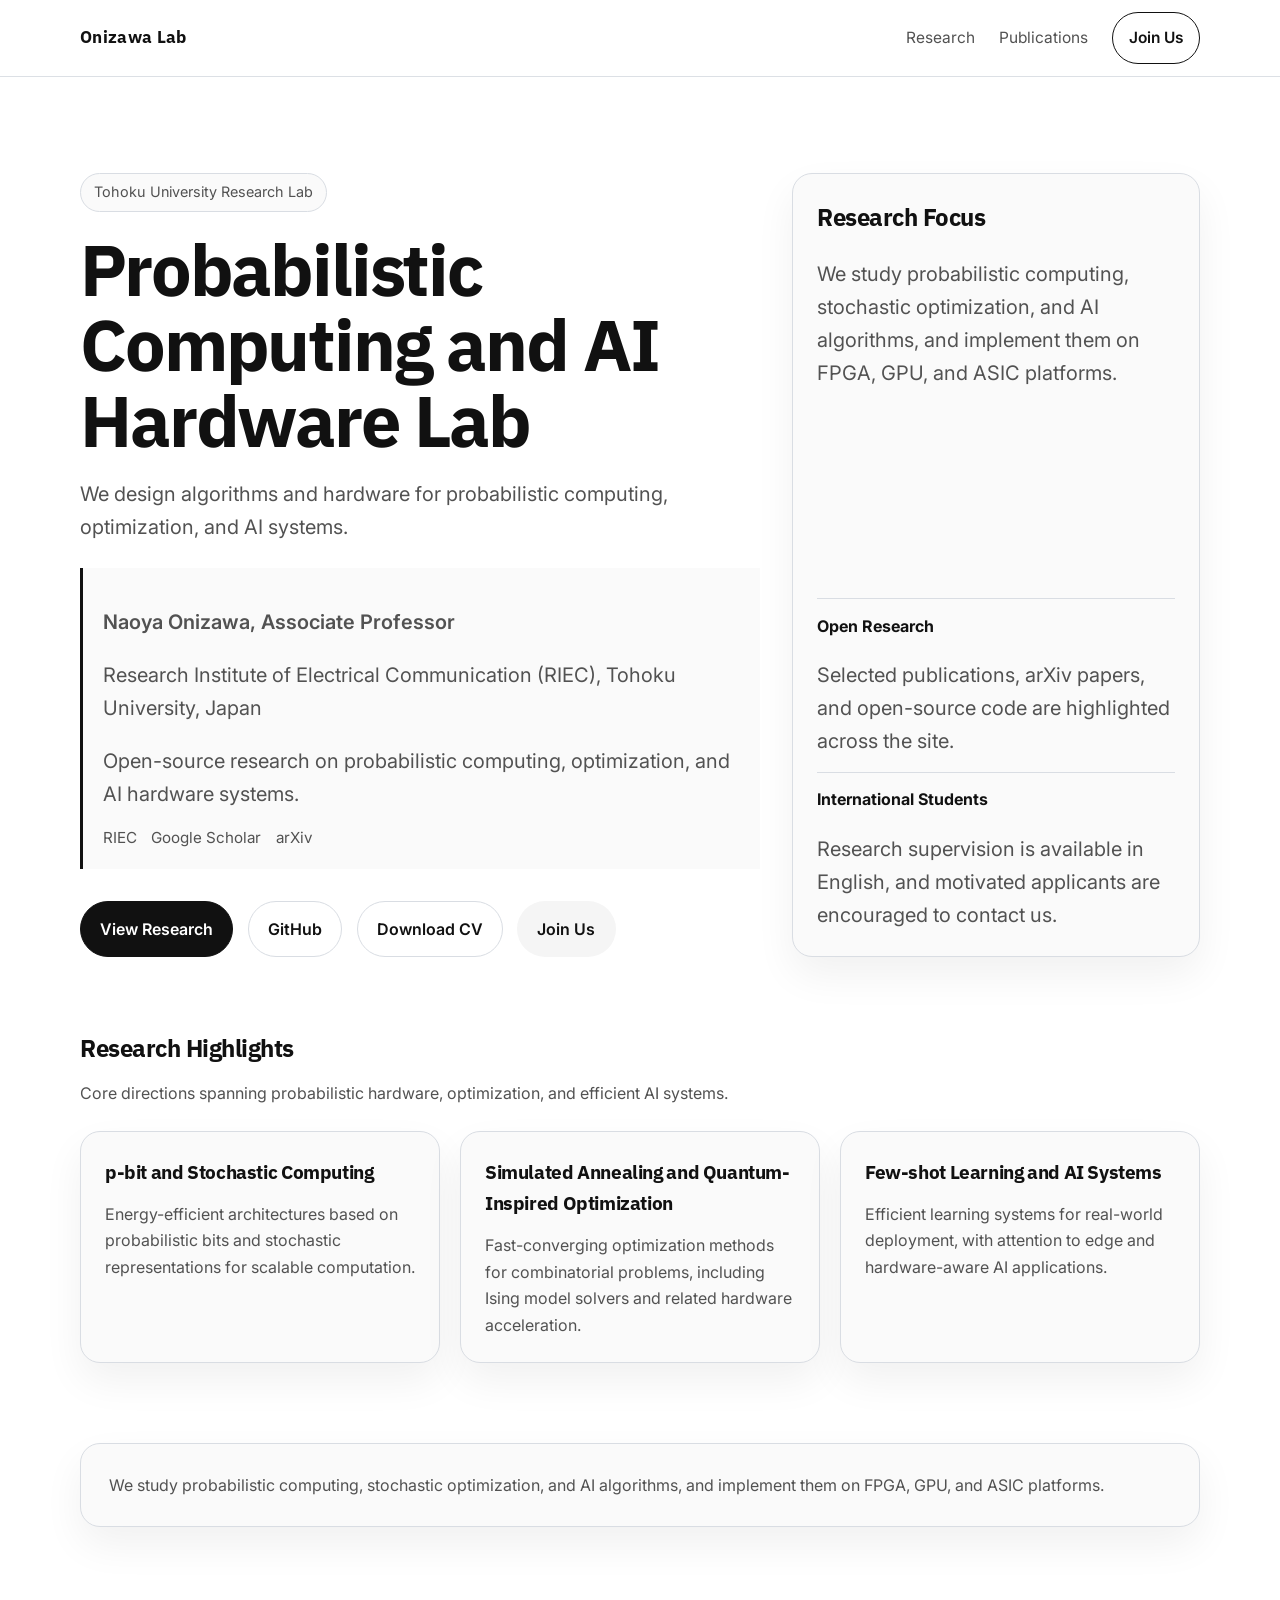
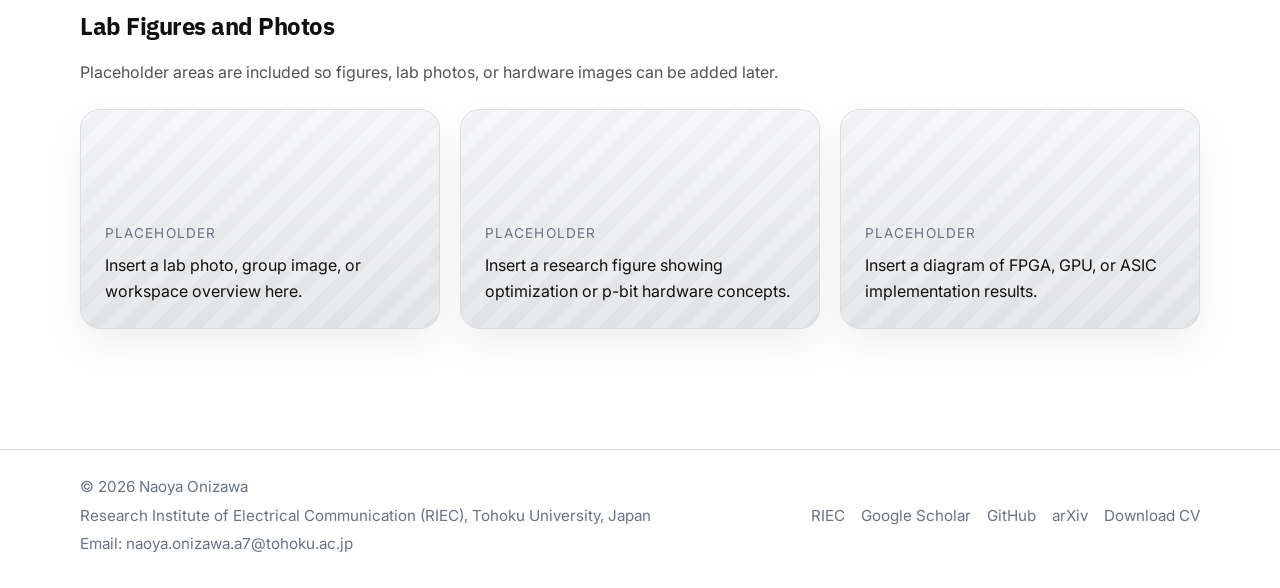
<file: index.html>
<!DOCTYPE html>
<html lang="en">
  <head>
    <meta charset="utf-8" />
    <meta name="viewport" content="width=device-width, initial-scale=1" />
    <title>Onizawa Lab | Probabilistic Computing and AI Hardware Lab</title>
    <meta
      name="description"
      content="Onizawa Lab designs algorithms and hardware for probabilistic computing, optimization, and AI systems."
    />
    <link rel="preconnect" href="https://fonts.googleapis.com" />
    <link rel="preconnect" href="https://fonts.gstatic.com" crossorigin />
    <link
      href="https://fonts.googleapis.com/css2?family=IBM+Plex+Sans:wght@400;500;600;700&family=Inter:wght@400;500;600;700&display=swap"
      rel="stylesheet"
    />
    <link rel="stylesheet" href="styles.css" />
  </head>
  <body>
    <header class="site-header">
      <div class="container header-inner">
        <a class="brand" href="index.html">Onizawa Lab</a>
        <button
          class="nav-toggle"
          type="button"
          aria-expanded="false"
          aria-controls="site-navigation"
          data-nav-toggle
        >
          Menu
        </button>
        <nav class="site-nav" id="site-navigation" aria-label="Main navigation" data-site-nav>
          <a href="research.html">Research</a>
          <a href="publications.html">Publications</a>
          <a class="nav-cta" href="join.html">Join Us</a>
        </nav>
      </div>
    </header>

    <main>
      <section class="hero">
        <div class="container hero-grid">
          <div>
            <div class="eyebrow">Tohoku University Research Lab</div>
            <h1>Probabilistic Computing and AI Hardware Lab</h1>
            <p>
              We design algorithms and hardware for probabilistic computing, optimization, and
              AI systems.
            </p>
            <div class="profile-block">
              <p class="profile-name">Naoya Onizawa, Associate Professor</p>
              <p class="profile-affiliation">
                <a href="https://www.riec.tohoku.ac.jp/ja/" target="_blank" rel="noopener noreferrer">
                  Research Institute of Electrical Communication (RIEC), Tohoku University, Japan
                </a>
              </p>
              <p class="profile-note">
                Open-source research on probabilistic computing, optimization, and AI hardware systems.
              </p>
              <div class="profile-links" aria-label="External profile links">
                <a class="subtle-link" href="https://www.riec.tohoku.ac.jp/ja/" target="_blank" rel="noopener noreferrer">RIEC</a>
                <a class="subtle-link" href="https://scholar.google.com/citations?user=nwlPI6YAAAAJ&amp;hl=en" target="_blank" rel="noopener noreferrer">Google Scholar</a>
                <a class="subtle-link" href="https://arxiv.org/search/cs?searchtype=author&amp;query=Onizawa,+N" target="_blank" rel="noopener noreferrer">arXiv</a>
              </div>
            </div>
            <div class="hero-actions">
              <a class="button primary" href="research.html">View Research</a>
              <a class="button secondary" href="https://github.com/nonizawa" target="_blank" rel="noopener noreferrer">GitHub</a>
              <a class="button secondary" href="Naoya_Onizawa_CV_selected.pdf" target="_blank" rel="noopener noreferrer">Download CV</a>
              <a class="button ghost" href="join.html">Join Us</a>
            </div>
          </div>
          <aside class="hero-aside" aria-label="Lab overview">
            <div>
              <h2>Research Focus</h2>
              <p>
                We study probabilistic computing, stochastic optimization, and AI algorithms, and
                implement them on FPGA, GPU, and ASIC platforms.
              </p>
            </div>
            <div class="meta-list">
              <div class="meta-item">
                <strong>Open Research</strong>
                <p>Selected publications, arXiv papers, and open-source code are highlighted across the site.</p>
              </div>
              <div class="meta-item">
                <strong>International Students</strong>
                <p>Research supervision is available in English, and motivated applicants are encouraged to contact us.</p>
              </div>
            </div>
          </aside>
        </div>
      </section>

      <section class="section">
        <div class="container">
          <div class="section-header">
            <h2>Research Highlights</h2>
            <p>Core directions spanning probabilistic hardware, optimization, and efficient AI systems.</p>
          </div>
          <div class="grid-3">
            <article class="research-card">
              <h3>p-bit and Stochastic Computing</h3>
              <p>
                Energy-efficient architectures based on probabilistic bits and stochastic
                representations for scalable computation.
              </p>
            </article>
            <article class="research-card">
              <h3>Simulated Annealing and Quantum-Inspired Optimization</h3>
              <p>
                Fast-converging optimization methods for combinatorial problems, including Ising
                model solvers and related hardware acceleration.
              </p>
            </article>
            <article class="research-card">
              <h3>Few-shot Learning and AI Systems</h3>
              <p>
                Efficient learning systems for real-world deployment, with attention to edge and
                hardware-aware AI applications.
              </p>
            </article>
          </div>
        </div>
      </section>

      <section class="section">
        <div class="container">
          <div class="summary-panel">
            <p>
              We study probabilistic computing, stochastic optimization, and AI algorithms, and
              implement them on FPGA, GPU, and ASIC platforms.
            </p>
          </div>
        </div>
      </section>

      <section class="section">
        <div class="container">
          <div class="section-header">
            <h2>Lab Figures and Photos</h2>
            <p>Placeholder areas are included so figures, lab photos, or hardware images can be added later.</p>
          </div>
          <div class="grid-3">
            <div class="placeholder">
              <span>Placeholder</span>
              <p>Insert a lab photo, group image, or workspace overview here.</p>
            </div>
            <div class="placeholder">
              <span>Placeholder</span>
              <p>Insert a research figure showing optimization or p-bit hardware concepts.</p>
            </div>
            <div class="placeholder">
              <span>Placeholder</span>
              <p>Insert a diagram of FPGA, GPU, or ASIC implementation results.</p>
            </div>
          </div>
        </div>
      </section>
    </main>

    <footer class="site-footer">
      <div class="container footer-inner">
        <div class="footer-identity">
          <p>© <span data-year></span> Naoya Onizawa</p>
          <p>
            <a href="https://www.riec.tohoku.ac.jp/ja/" target="_blank" rel="noopener noreferrer">
              Research Institute of Electrical Communication (RIEC), Tohoku University, Japan
            </a>
          </p>
          <p>Email: <a href="mailto:naoya.onizawa.a7@tohoku.ac.jp">naoya.onizawa.a7@tohoku.ac.jp</a></p>
        </div>
        <div class="footer-links">
          <a href="https://www.riec.tohoku.ac.jp/ja/" target="_blank" rel="noopener noreferrer">RIEC</a>
          <a href="https://scholar.google.com/citations?user=nwlPI6YAAAAJ&amp;hl=en" target="_blank" rel="noopener noreferrer">Google Scholar</a>
          <a href="https://github.com/nonizawa" target="_blank" rel="noopener noreferrer">GitHub</a>
          <a href="https://arxiv.org/search/cs?searchtype=author&amp;query=Onizawa,+N" target="_blank" rel="noopener noreferrer">arXiv</a>
          <a href="Naoya_Onizawa_CV_selected.pdf" target="_blank" rel="noopener noreferrer">Download CV</a>
        </div>
      </div>
    </footer>

    <script src="script.js"></script>
  </body>
</html>
</file>
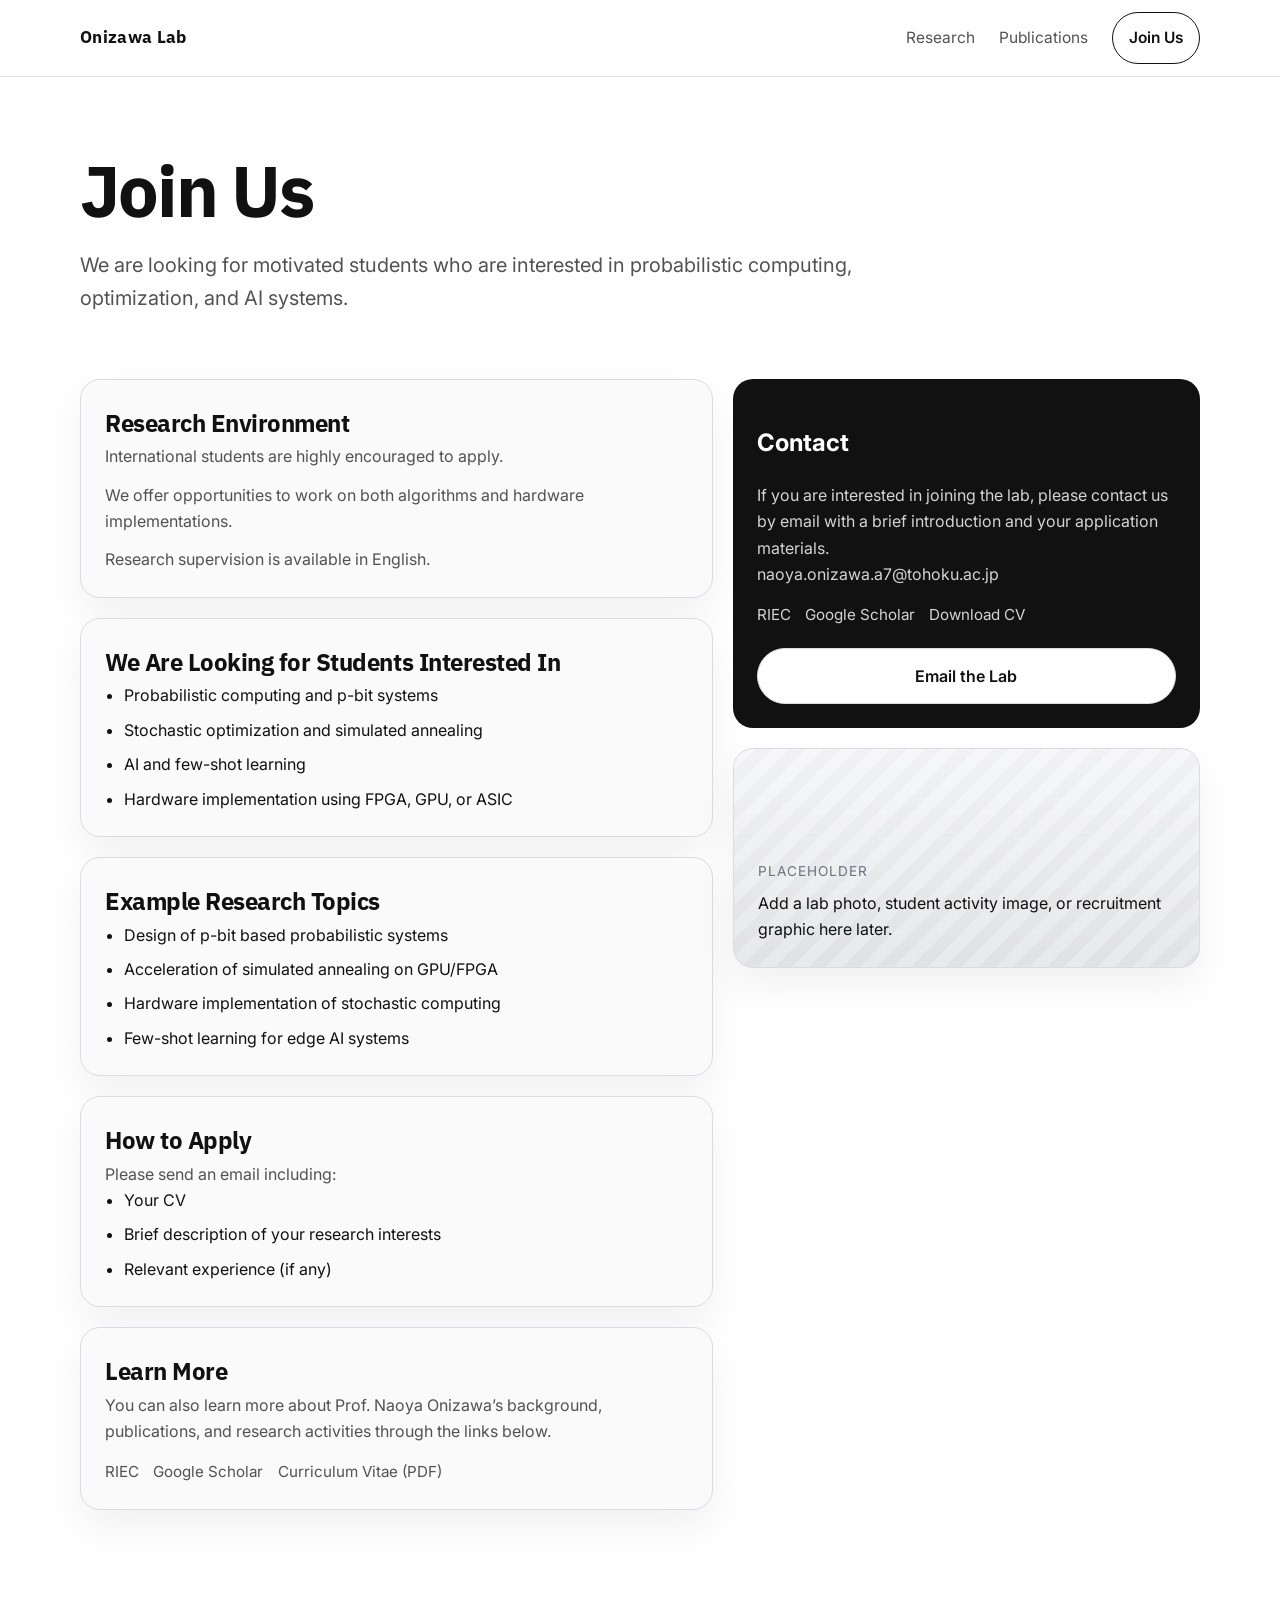
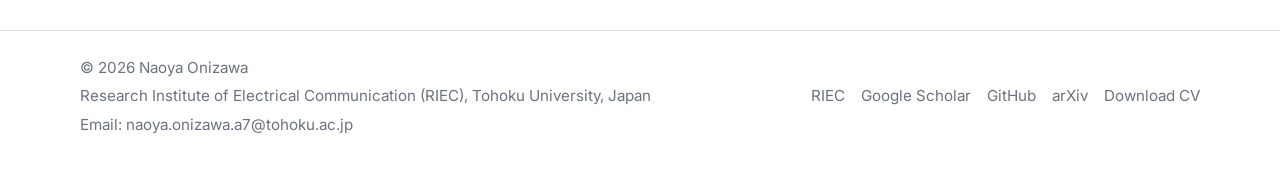
<file: join.html>
<!DOCTYPE html>
<html lang="en">
  <head>
    <meta charset="utf-8" />
    <meta name="viewport" content="width=device-width, initial-scale=1" />
    <title>Join Us | Onizawa Lab</title>
    <meta
      name="description"
      content="Join Onizawa Lab to study probabilistic computing, optimization, and AI systems in an international research environment."
    />
    <link rel="preconnect" href="https://fonts.googleapis.com" />
    <link rel="preconnect" href="https://fonts.gstatic.com" crossorigin />
    <link
      href="https://fonts.googleapis.com/css2?family=IBM+Plex+Sans:wght@400;500;600;700&family=Inter:wght@400;500;600;700&display=swap"
      rel="stylesheet"
    />
    <link rel="stylesheet" href="styles.css" />
  </head>
  <body>
    <header class="site-header">
      <div class="container header-inner">
        <a class="brand" href="index.html">Onizawa Lab</a>
        <button
          class="nav-toggle"
          type="button"
          aria-expanded="false"
          aria-controls="site-navigation"
          data-nav-toggle
        >
          Menu
        </button>
        <nav class="site-nav" id="site-navigation" aria-label="Main navigation" data-site-nav>
          <a href="research.html">Research</a>
          <a href="publications.html">Publications</a>
          <a class="nav-cta" href="join.html" aria-current="page">Join Us</a>
        </nav>
      </div>
    </header>

    <main>
      <section class="page-hero">
        <div class="container">
          <h1>Join Us</h1>
          <p>
            We are looking for motivated students who are interested in probabilistic computing,
            optimization, and AI systems.
          </p>
        </div>
      </section>

      <section class="section">
        <div class="container join-grid">
          <div class="join-stack">
            <div class="join-panel">
              <h2>Research Environment</h2>
              <p>International students are highly encouraged to apply.</p>
              <p>We offer opportunities to work on both algorithms and hardware implementations.</p>
              <p>Research supervision is available in English.</p>
            </div>

            <div class="join-panel">
              <h2>We Are Looking for Students Interested In</h2>
              <ul>
                <li>Probabilistic computing and p-bit systems</li>
                <li>Stochastic optimization and simulated annealing</li>
                <li>AI and few-shot learning</li>
                <li>Hardware implementation using FPGA, GPU, or ASIC</li>
              </ul>
            </div>

            <div class="join-panel">
              <h2>Example Research Topics</h2>
              <ul>
                <li>Design of p-bit based probabilistic systems</li>
                <li>Acceleration of simulated annealing on GPU/FPGA</li>
                <li>Hardware implementation of stochastic computing</li>
                <li>Few-shot learning for edge AI systems</li>
              </ul>
            </div>

            <div class="join-panel">
              <h2>How to Apply</h2>
              <p>Please send an email including:</p>
              <ul>
                <li>Your CV</li>
                <li>Brief description of your research interests</li>
                <li>Relevant experience (if any)</li>
              </ul>
            </div>

            <div class="join-panel">
              <h2>Learn More</h2>
              <p>
                You can also learn more about Prof. Naoya Onizawa’s background, publications, and
                research activities through the links below.
              </p>
              <div class="profile-links" aria-label="Professor profile links">
                <a class="subtle-link" href="https://www.riec.tohoku.ac.jp/ja/" target="_blank" rel="noopener noreferrer">RIEC</a>
                <a class="subtle-link" href="https://scholar.google.com/citations?user=nwlPI6YAAAAJ&amp;hl=en" target="_blank" rel="noopener noreferrer">Google Scholar</a>
                <a class="subtle-link" href="Naoya_Onizawa_CV_selected.pdf" target="_blank" rel="noopener noreferrer">Curriculum Vitae (PDF)</a>
              </div>
            </div>
          </div>

          <aside class="join-stack">
            <div class="contact-card">
              <h2>Contact</h2>
              <p>
                If you are interested in joining the lab, please contact us by email with a brief
                introduction and your application materials.
              </p>
              <p>
                <a href="mailto:naoya.onizawa.a7@tohoku.ac.jp">naoya.onizawa.a7@tohoku.ac.jp</a>
              </p>
              <div class="profile-links profile-links-inverse" aria-label="Contact profile links">
                <a class="subtle-link" href="https://www.riec.tohoku.ac.jp/ja/" target="_blank" rel="noopener noreferrer">RIEC</a>
                <a class="subtle-link" href="https://scholar.google.com/citations?user=nwlPI6YAAAAJ&amp;hl=en" target="_blank" rel="noopener noreferrer">Google Scholar</a>
                <a class="subtle-link" href="Naoya_Onizawa_CV_selected.pdf" target="_blank" rel="noopener noreferrer">Download CV</a>
              </div>
              <a class="button secondary" href="mailto:naoya.onizawa.a7@tohoku.ac.jp">Email the Lab</a>
            </div>
            <div class="placeholder">
              <span>Placeholder</span>
              <p>Add a lab photo, student activity image, or recruitment graphic here later.</p>
            </div>
          </aside>
        </div>
      </section>
    </main>

    <footer class="site-footer">
      <div class="container footer-inner">
        <div class="footer-identity">
          <p>© <span data-year></span> Naoya Onizawa</p>
          <p>
            <a href="https://www.riec.tohoku.ac.jp/ja/" target="_blank" rel="noopener noreferrer">
              Research Institute of Electrical Communication (RIEC), Tohoku University, Japan
            </a>
          </p>
          <p>Email: <a href="mailto:naoya.onizawa.a7@tohoku.ac.jp">naoya.onizawa.a7@tohoku.ac.jp</a></p>
        </div>
        <div class="footer-links">
          <a href="https://www.riec.tohoku.ac.jp/ja/" target="_blank" rel="noopener noreferrer">RIEC</a>
          <a href="https://scholar.google.com/citations?user=nwlPI6YAAAAJ&amp;hl=en" target="_blank" rel="noopener noreferrer">Google Scholar</a>
          <a href="https://github.com/nonizawa" target="_blank" rel="noopener noreferrer">GitHub</a>
          <a href="https://arxiv.org/search/cs?searchtype=author&amp;query=Onizawa,+N" target="_blank" rel="noopener noreferrer">arXiv</a>
          <a href="Naoya_Onizawa_CV_selected.pdf" target="_blank" rel="noopener noreferrer">Download CV</a>
        </div>
      </div>
    </footer>

    <script src="script.js"></script>
  </body>
</html>
</file>
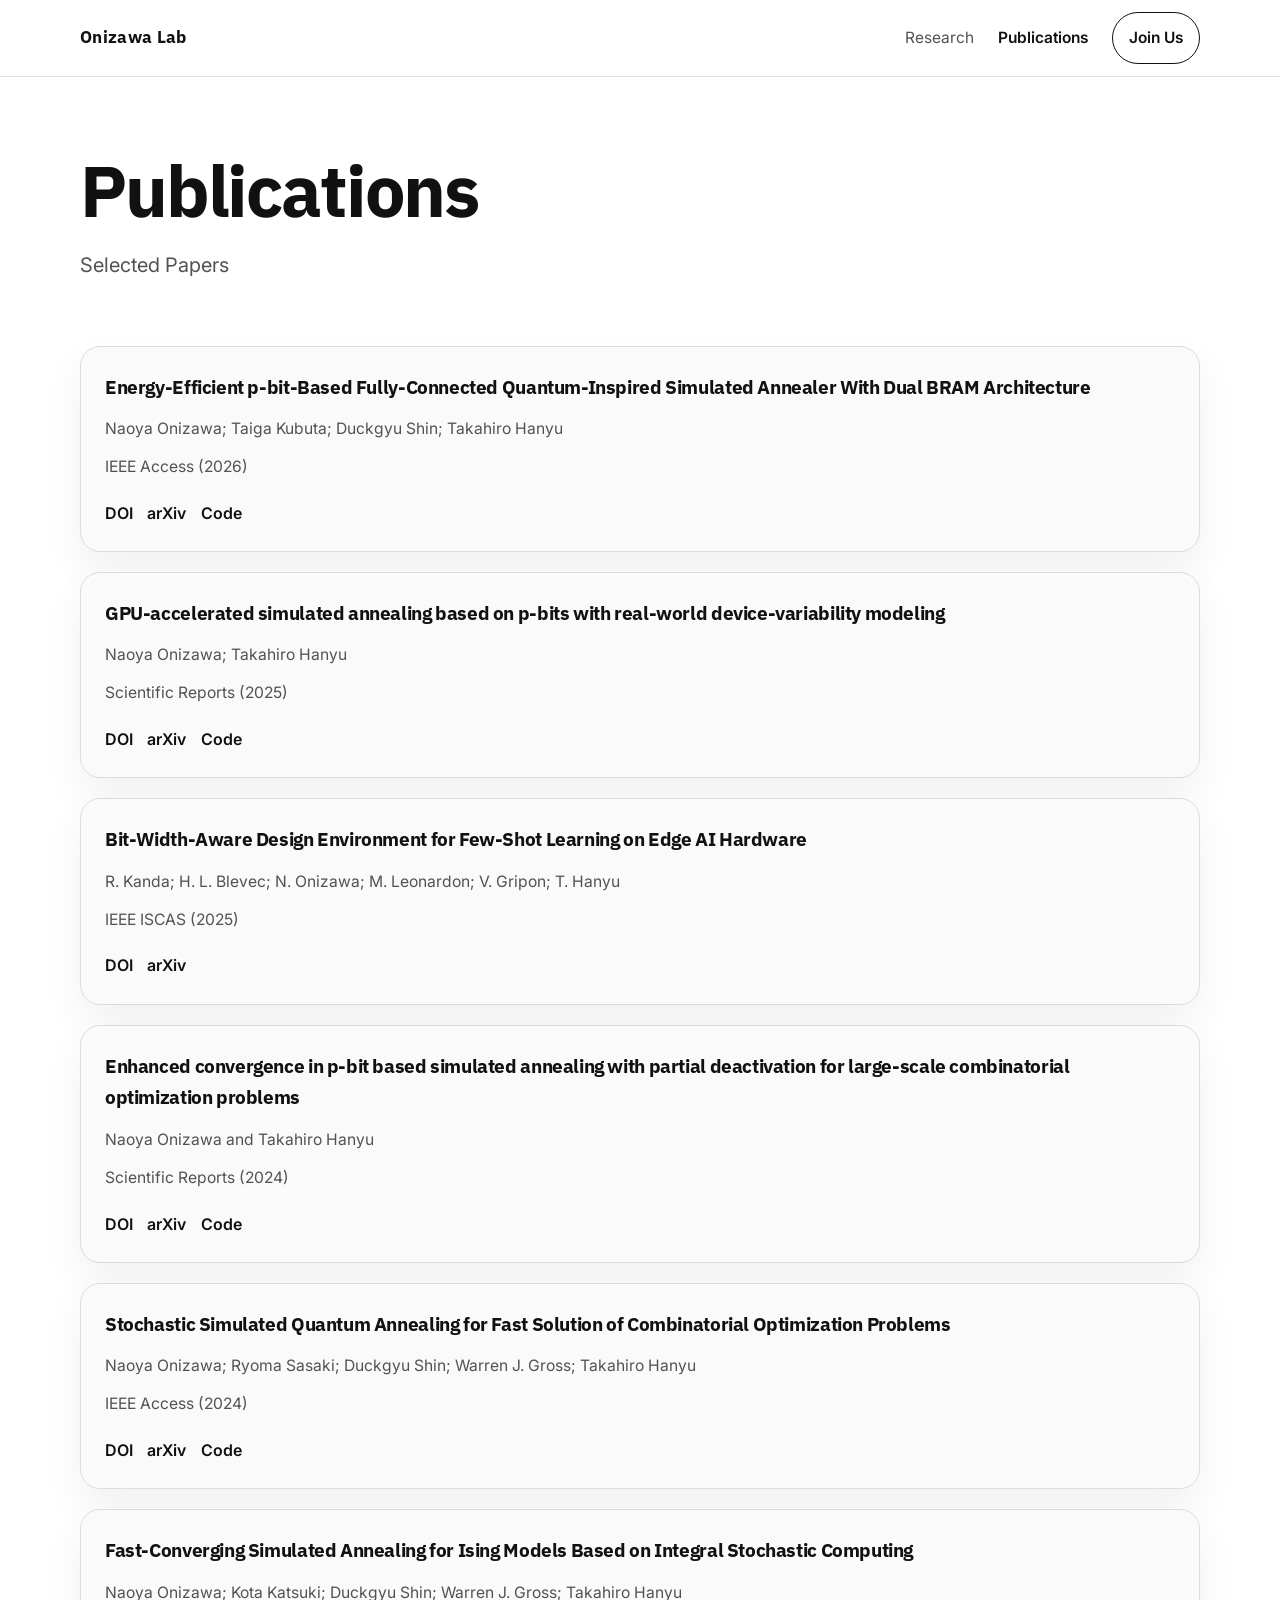
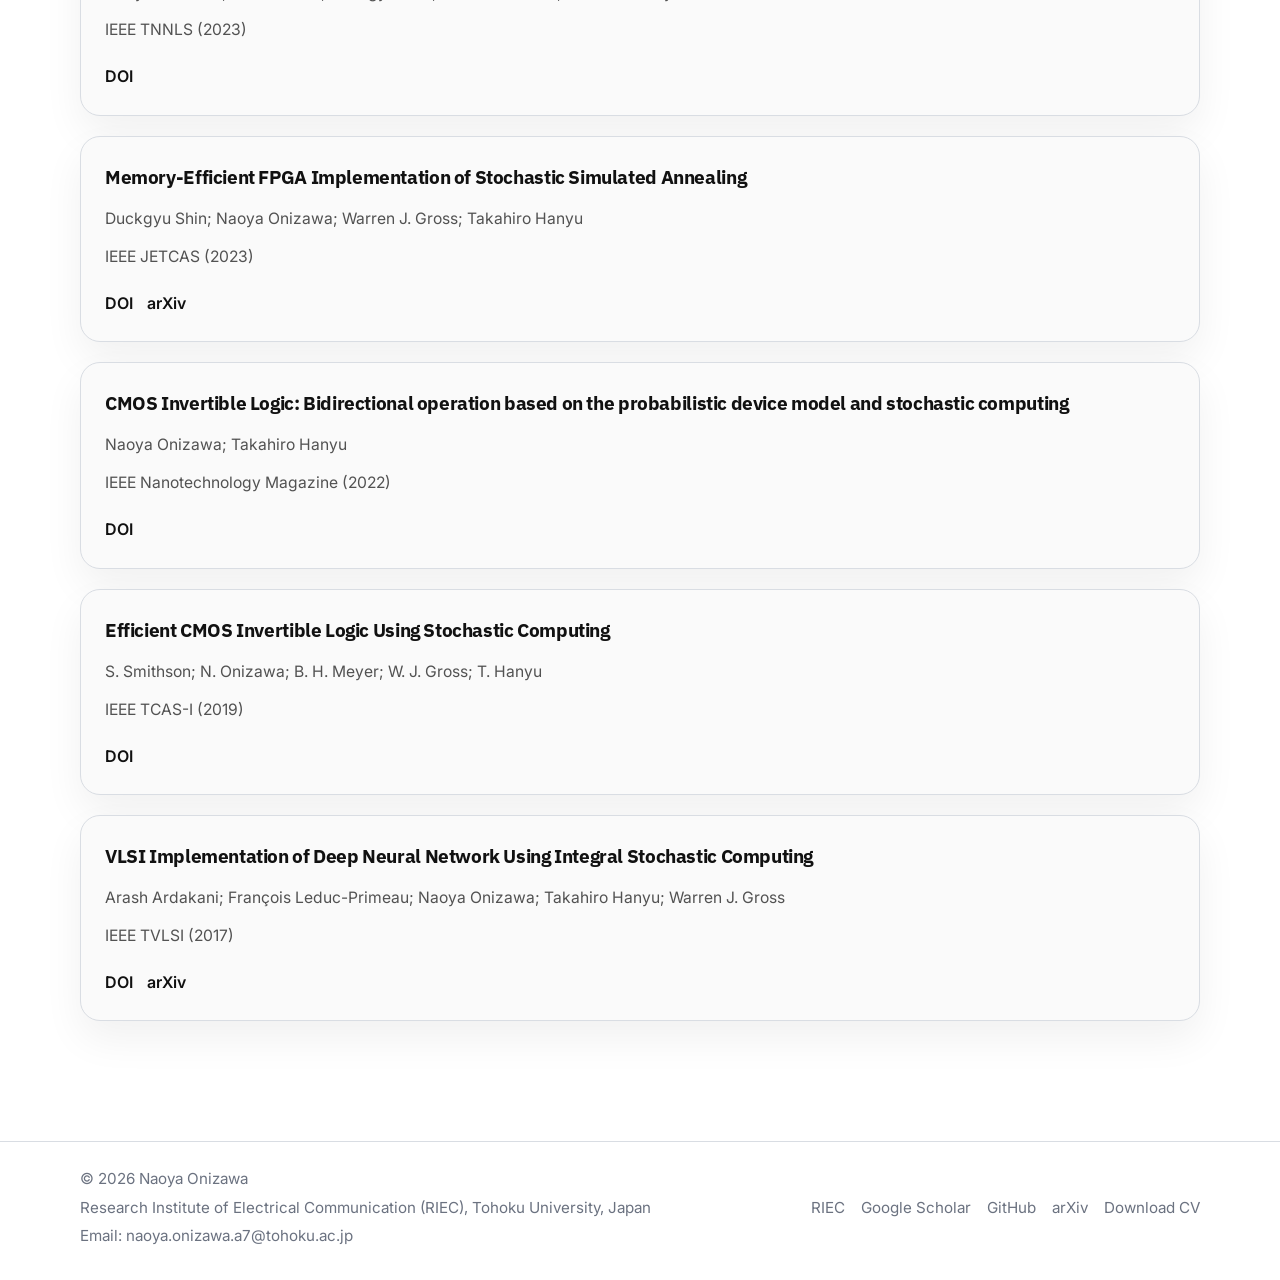
<file: publications.html>
<!DOCTYPE html>
<html lang="en">
  <head>
    <meta charset="utf-8" />
    <meta name="viewport" content="width=device-width, initial-scale=1" />
    <title>Publications | Onizawa Lab</title>
    <meta
      name="description"
      content="Selected publications from Onizawa Lab with links to PDF, arXiv, and open-source code."
    />
    <link rel="preconnect" href="https://fonts.googleapis.com" />
    <link rel="preconnect" href="https://fonts.gstatic.com" crossorigin />
    <link
      href="https://fonts.googleapis.com/css2?family=IBM+Plex+Sans:wght@400;500;600;700&family=Inter:wght@400;500;600;700&display=swap"
      rel="stylesheet"
    />
    <link rel="stylesheet" href="styles.css" />
  </head>
  <body>
    <header class="site-header">
      <div class="container header-inner">
        <a class="brand" href="index.html">Onizawa Lab</a>
        <button
          class="nav-toggle"
          type="button"
          aria-expanded="false"
          aria-controls="site-navigation"
          data-nav-toggle
        >
          Menu
        </button>
        <nav class="site-nav" id="site-navigation" aria-label="Main navigation" data-site-nav>
          <a href="research.html">Research</a>
          <a href="publications.html" aria-current="page">Publications</a>
          <a class="nav-cta" href="join.html">Join Us</a>
        </nav>
      </div>
    </header>

    <main>
      <section class="page-hero">
        <div class="container">
          <h1>Publications</h1>
          <p>Selected Papers</p>
        </div>
      </section>

      <section class="section">
        <div class="container">
          <div class="publication-list">
            <article class="publication-card">
              <h3>
                <a class="title-link" href="https://doi.org/10.1109/access.2026.3651741" target="_blank" rel="noopener noreferrer">
                  Energy-Efficient p-bit-Based Fully-Connected Quantum-Inspired Simulated Annealer With Dual BRAM Architecture
                </a>
              </h3>
              <p class="authors">
                Naoya Onizawa; Taiga Kubuta; Duckgyu Shin; Takahiro Hanyu
              </p>
              <p class="venue">IEEE Access (2026)</p>
              <div class="link-row">
                <a class="text-link" href="https://doi.org/10.1109/access.2026.3651741" target="_blank" rel="noopener noreferrer">DOI</a>
                <a class="text-link" href="https://arxiv.org/abs/2602.16143" target="_blank" rel="noopener noreferrer">arXiv</a>
                <a class="text-link" href="https://github.com/nonizawa/SSQA_FPGA" target="_blank" rel="noopener noreferrer">Code</a>
              </div>
            </article>

            <article class="publication-card">
              <h3>
                <a class="title-link" href="https://doi.org/10.1038/s41598-025-90520-3" target="_blank" rel="noopener noreferrer">
                  GPU-accelerated simulated annealing based on p-bits with real-world device-variability modeling
                </a>
              </h3>
              <p class="authors">
                Naoya Onizawa; Takahiro Hanyu
              </p>
              <p class="venue">Scientific Reports (2025)</p>
              <div class="link-row">
                <a class="text-link" href="https://doi.org/10.1038/s41598-025-90520-3" target="_blank" rel="noopener noreferrer">DOI</a>
                <a class="text-link" href="https://arxiv.org/abs/2601.14476" target="_blank" rel="noopener noreferrer">arXiv</a>
                <a class="text-link" href="https://github.com/nonizawa/GPU-pSAv" target="_blank" rel="noopener noreferrer">Code</a>
              </div>
            </article>

            <article class="publication-card">
              <h3>
                <a class="title-link" href="https://doi.org/10.1109/iscas56072.2025.11044227" target="_blank" rel="noopener noreferrer">
                  Bit-Width-Aware Design Environment for Few-Shot Learning on Edge AI Hardware
                </a>
              </h3>
              <p class="authors">
                R. Kanda; H. L. Blevec; N. Onizawa; M. Leonardon; V. Gripon; T. Hanyu
              </p>
              <p class="venue">IEEE ISCAS (2025)</p>
              <div class="link-row">
                <a class="text-link" href="https://doi.org/10.1109/iscas56072.2025.11044227" target="_blank" rel="noopener noreferrer">DOI</a>
                <a class="text-link" href="https://arxiv.org/abs/2602.16024" target="_blank" rel="noopener noreferrer">arXiv</a>
              </div>
            </article>

            <article class="publication-card">
              <h3>
                <a class="title-link" href="https://www.nature.com/articles/s41598-024-51639-x" target="_blank" rel="noopener noreferrer">
                  Enhanced convergence in p-bit based simulated annealing with partial deactivation for large-scale combinatorial optimization problems
                </a>
              </h3>
              <p class="authors">Naoya Onizawa and Takahiro Hanyu</p>
              <p class="venue">Scientific Reports (2024)</p>
              <div class="link-row" aria-label="Publication links">
                <a class="text-link" href="https://www.nature.com/articles/s41598-024-51639-x" target="_blank" rel="noopener noreferrer">DOI</a>
                <a class="text-link" href="https://arxiv.org/abs/2601.15561" target="_blank" rel="noopener noreferrer">arXiv</a>
                <a class="text-link" href="https://github.com/nonizawa/pSA" target="_blank" rel="noopener noreferrer">Code</a>
              </div>
            </article>

            <article class="publication-card">
              <h3>
                <a class="title-link" href="https://doi.org/10.1109/access.2024.3431540" target="_blank" rel="noopener noreferrer">
                  Stochastic Simulated Quantum Annealing for Fast Solution of Combinatorial Optimization Problems
                </a>
              </h3>
              <p class="authors">
                Naoya Onizawa; Ryoma Sasaki; Duckgyu Shin; Warren J. Gross; Takahiro Hanyu
              </p>
              <p class="venue">IEEE Access (2024)</p>
              <div class="link-row">
                <a class="text-link" href="https://doi.org/10.1109/access.2024.3431540" target="_blank" rel="noopener noreferrer">DOI</a>
                <a class="text-link" href="https://arxiv.org/abs/2302.12454" target="_blank" rel="noopener noreferrer">arXiv</a>
                <a class="text-link" href="https://github.com/nonizawa/SSQA-for-GI-MATLAB" target="_blank" rel="noopener noreferrer">Code</a>
              </div>
            </article>

            <article class="publication-card">
              <h3>
                <a class="title-link" href="https://ieeexplore.ieee.org/document/9743572" target="_blank" rel="noopener noreferrer">
                  Fast-Converging Simulated Annealing for Ising Models Based on Integral Stochastic Computing
                </a>
              </h3>
              <p class="authors">
                Naoya Onizawa; Kota Katsuki; Duckgyu Shin; Warren J. Gross; Takahiro Hanyu
              </p>
              <p class="venue">IEEE TNNLS (2023)</p>
              <div class="link-row" aria-label="Publication links">
                <a class="text-link" href="https://ieeexplore.ieee.org/document/9743572" target="_blank" rel="noopener noreferrer">DOI</a>
              </div>
            </article>

            <article class="publication-card">
              <h3>
                <a class="title-link" href="https://doi.org/10.1109/jetcas.2023.3243260" target="_blank" rel="noopener noreferrer">
                  Memory-Efficient FPGA Implementation of Stochastic Simulated Annealing
                </a>
              </h3>
              <p class="authors">
                Duckgyu Shin; Naoya Onizawa; Warren J. Gross; Takahiro Hanyu
              </p>
              <p class="venue">IEEE JETCAS (2023)</p>
              <div class="link-row">
                <a class="text-link" href="https://doi.org/10.1109/jetcas.2023.3243260" target="_blank" rel="noopener noreferrer">DOI</a>
                <a class="text-link" href="https://arxiv.org/abs/2601.18007" target="_blank" rel="noopener noreferrer">arXiv</a>
              </div>
            </article>

            <article class="publication-card">
              <h3>
                <a class="title-link" href="https://doi.org/10.1109/mnano.2021.3126094" target="_blank" rel="noopener noreferrer">
                  CMOS Invertible Logic: Bidirectional operation based on the probabilistic device model and stochastic computing
                </a>
              </h3>
              <p class="authors">
                Naoya Onizawa; Takahiro Hanyu
              </p>
              <p class="venue">IEEE Nanotechnology Magazine (2022)</p>
              <div class="link-row">
                <a class="text-link" href="https://doi.org/10.1109/mnano.2021.3126094" target="_blank" rel="noopener noreferrer">DOI</a>
              </div>
            </article>
            
            <article class="publication-card">
              <h3>
                <a class="title-link" href="https://doi.org/10.1109/TCSI.2018.2889732" target="_blank" rel="noopener noreferrer">
                  Efficient CMOS Invertible Logic Using Stochastic Computing
                </a>
              </h3>
              <p class="authors">
                S. Smithson; N. Onizawa; B. H. Meyer; W. J. Gross; T. Hanyu
              </p>
              <p class="venue">IEEE TCAS-I (2019)</p>
              <div class="link-row">
                <a class="text-link" href="https://doi.org/10.1109/TCSI.2018.2889732" target="_blank" rel="noopener noreferrer">DOI</a>
              </div>
            </article>

            <article class="publication-card">
              <h3>
                <a class="title-link" href="https://ieeexplore.ieee.org/document/7839313" target="_blank" rel="noopener noreferrer">
                  VLSI Implementation of Deep Neural Network Using Integral Stochastic Computing
                </a>
              </h3>
              <p class="authors">
                Arash Ardakani; François Leduc-Primeau; Naoya Onizawa; Takahiro Hanyu; Warren J. Gross
              </p>
              <p class="venue">IEEE TVLSI (2017)</p>
              <div class="link-row" aria-label="Publication links">
                <a class="text-link" href="https://ieeexplore.ieee.org/document/7839313" target="_blank" rel="noopener noreferrer">DOI</a>
                <a class="text-link" href="https://arxiv.org/abs/1509.08972" target="_blank" rel="noopener noreferrer">arXiv</a>
              </div>
            </article>
          </div>
        </div>
      </section>
    </main>

    <footer class="site-footer">
      <div class="container footer-inner">
        <div class="footer-identity">
          <p>© <span data-year></span> Naoya Onizawa</p>
          <p>
            <a href="https://www.riec.tohoku.ac.jp/ja/" target="_blank" rel="noopener noreferrer">
              Research Institute of Electrical Communication (RIEC), Tohoku University, Japan
            </a>
          </p>
          <p>Email: <a href="mailto:naoya.onizawa.a7@tohoku.ac.jp">naoya.onizawa.a7@tohoku.ac.jp</a></p>
        </div>
        <div class="footer-links">
          <a href="https://www.riec.tohoku.ac.jp/ja/" target="_blank" rel="noopener noreferrer">RIEC</a>
          <a href="https://scholar.google.com/citations?user=nwlPI6YAAAAJ&amp;hl=en" target="_blank" rel="noopener noreferrer">Google Scholar</a>
          <a href="https://github.com/nonizawa" target="_blank" rel="noopener noreferrer">GitHub</a>
          <a href="https://arxiv.org/search/cs?searchtype=author&amp;query=Onizawa,+N" target="_blank" rel="noopener noreferrer">arXiv</a>
          <a href="Naoya_Onizawa_CV_selected.pdf" target="_blank" rel="noopener noreferrer">Download CV</a>
        </div>
      </div>
    </footer>

    <script src="script.js"></script>
  </body>
</html>
</file>
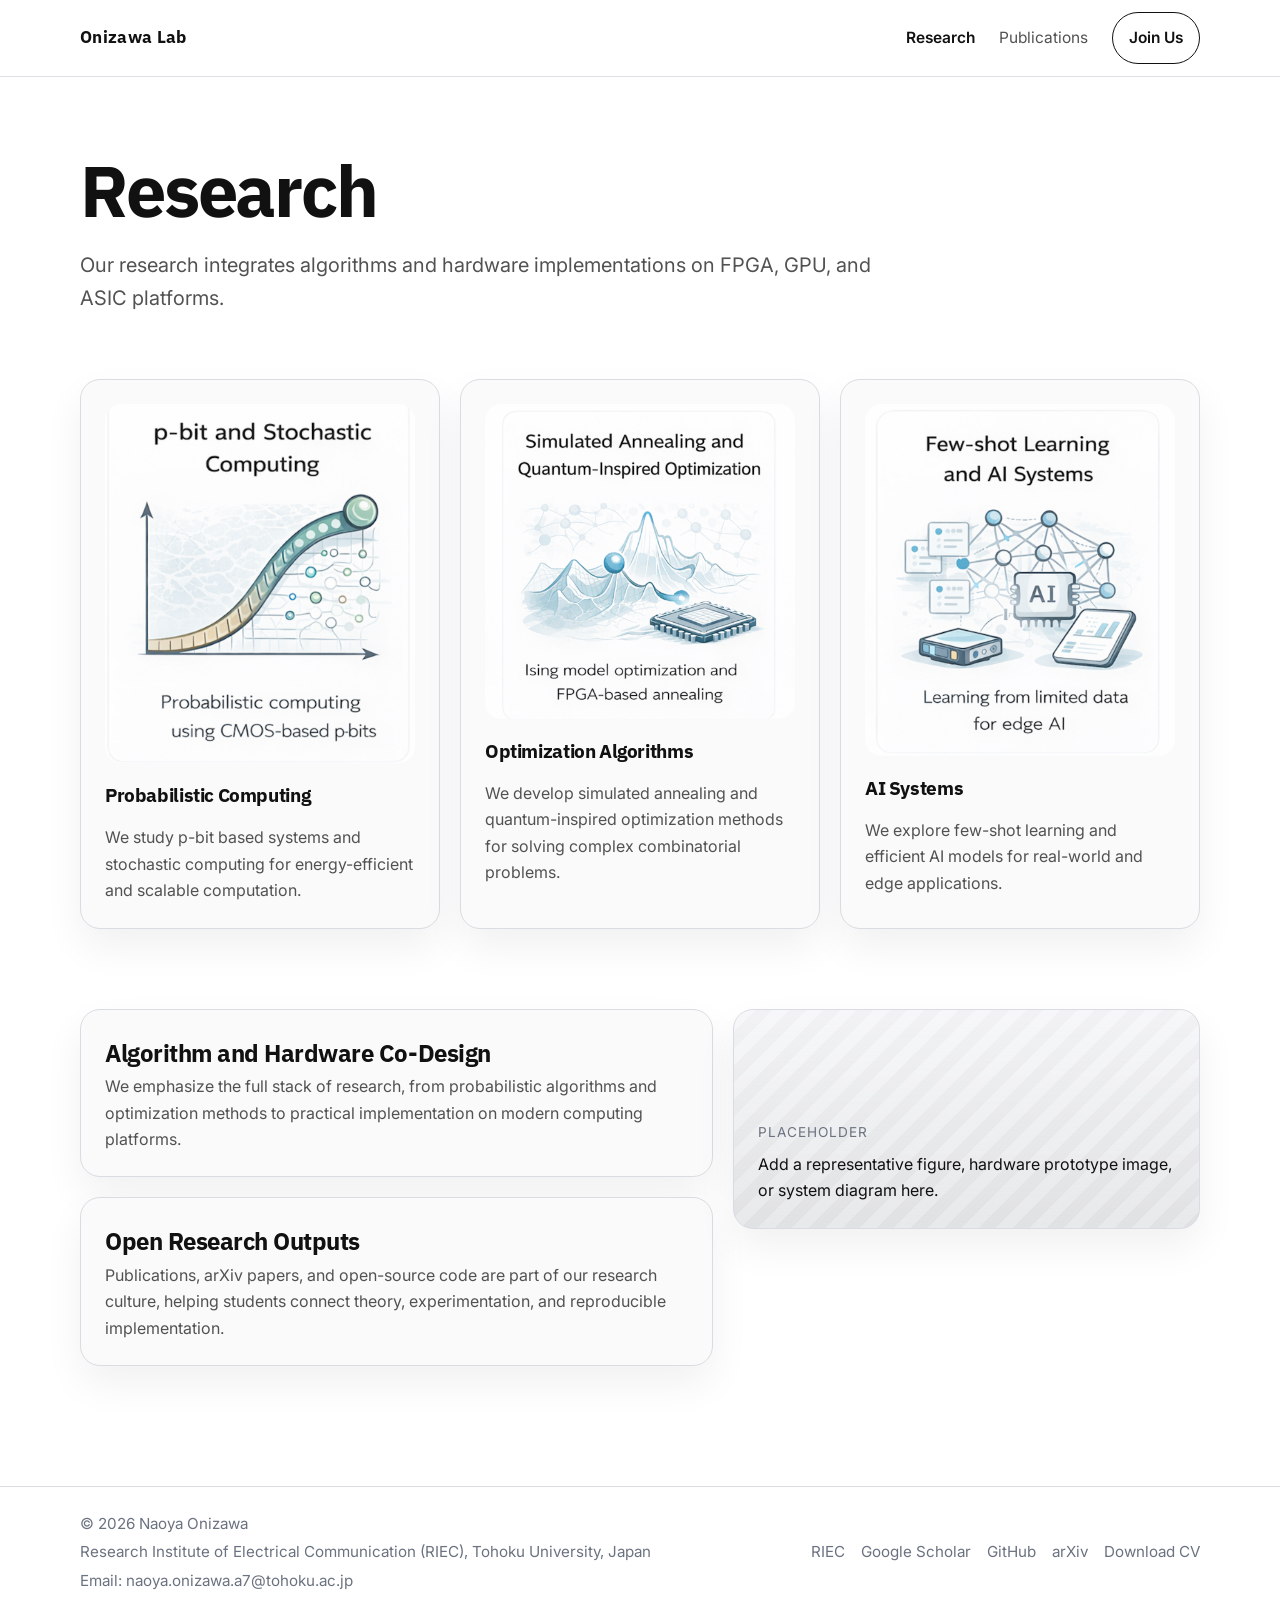
<file: research.html>
<!DOCTYPE html>
<html lang="en">
  <head>
    <meta charset="utf-8" />
    <meta name="viewport" content="width=device-width, initial-scale=1" />
    <title>Research | Onizawa Lab</title>
    <meta
      name="description"
      content="Research at Onizawa Lab on probabilistic computing, optimization algorithms, and AI systems."
    />
    <link rel="preconnect" href="https://fonts.googleapis.com" />
    <link rel="preconnect" href="https://fonts.gstatic.com" crossorigin />
    <link
      href="https://fonts.googleapis.com/css2?family=IBM+Plex+Sans:wght@400;500;600;700&family=Inter:wght@400;500;600;700&display=swap"
      rel="stylesheet"
    />
    <link rel="stylesheet" href="styles.css" />
  </head>
  <body>
    <header class="site-header">
      <div class="container header-inner">
        <a class="brand" href="index.html">Onizawa Lab</a>
        <button
          class="nav-toggle"
          type="button"
          aria-expanded="false"
          aria-controls="site-navigation"
          data-nav-toggle
        >
          Menu
        </button>
        <nav class="site-nav" id="site-navigation" aria-label="Main navigation" data-site-nav>
          <a href="research.html" aria-current="page">Research</a>
          <a href="publications.html">Publications</a>
          <a class="nav-cta" href="join.html">Join Us</a>
        </nav>
      </div>
    </header>

    <main>
      <section class="page-hero">
        <div class="container">
          <h1>Research</h1>
          <p>
            Our research integrates algorithms and hardware implementations on FPGA, GPU, and ASIC
            platforms.
          </p>
        </div>
      </section>

      <section class="section">
        <div class="container">
          <div class="topic-grid">
            <article>
              <img src="img/pbit.png" alt="Illustration of probabilistic computing and p-bit systems" class="topic-image" />
              <h3>Probabilistic Computing</h3>
              <p>
                We study p-bit based systems and stochastic computing for energy-efficient and
                scalable computation.
              </p>
            </article>
          
            <article>
              <img src="img/annealing.png" alt="Illustration of simulated annealing and optimization algorithms" class="topic-image" />
              <h3>Optimization Algorithms</h3>
              <p>
                We develop simulated annealing and quantum-inspired optimization methods for
                solving complex combinatorial problems.
              </p>
            </article>
          
            <article>
              <img src="img/fewshot.png" alt="Illustration of few-shot learning and AI systems" class="topic-image" />
              <h3>AI Systems</h3>
              <p>
                We explore few-shot learning and efficient AI models for real-world and edge
                applications.
              </p>
            </article>
          </div>
        </div>
      </section>

      <section class="section">
        <div class="container join-grid">
          <div class="join-stack">
            <div class="join-panel">
              <h2>Algorithm and Hardware Co-Design</h2>
              <p>
                We emphasize the full stack of research, from probabilistic algorithms and
                optimization methods to practical implementation on modern computing platforms.
              </p>
            </div>
            <div class="join-panel">
              <h2>Open Research Outputs</h2>
              <p>
                Publications, arXiv papers, and open-source code are part of our research culture,
                helping students connect theory, experimentation, and reproducible implementation.
              </p>
            </div>
          </div>
          <div class="placeholder">
            <span>Placeholder</span>
            <p>Add a representative figure, hardware prototype image, or system diagram here.</p>
          </div>
        </div>
      </section>
    </main>

    <footer class="site-footer">
      <div class="container footer-inner">
        <div class="footer-identity">
          <p>© <span data-year></span> Naoya Onizawa</p>
          <p>
            <a href="https://www.riec.tohoku.ac.jp/ja/" target="_blank" rel="noopener noreferrer">
              Research Institute of Electrical Communication (RIEC), Tohoku University, Japan
            </a>
          </p>
          <p>Email: <a href="mailto:naoya.onizawa.a7@tohoku.ac.jp">naoya.onizawa.a7@tohoku.ac.jp</a></p>
        </div>
        <div class="footer-links">
          <a href="https://www.riec.tohoku.ac.jp/ja/" target="_blank" rel="noopener noreferrer">RIEC</a>
          <a href="https://scholar.google.com/citations?user=nwlPI6YAAAAJ&amp;hl=en" target="_blank" rel="noopener noreferrer">Google Scholar</a>
          <a href="https://github.com/nonizawa" target="_blank" rel="noopener noreferrer">GitHub</a>
          <a href="https://arxiv.org/search/cs?searchtype=author&amp;query=Onizawa,+N" target="_blank" rel="noopener noreferrer">arXiv</a>
          <a href="Naoya_Onizawa_CV_selected.pdf" target="_blank" rel="noopener noreferrer">Download CV</a>
        </div>
      </div>
    </footer>

    <script src="script.js"></script>
  </body>
</html>
</file>
<file: styles.css>
:root {
  --background: #ffffff;
  --surface: #fafafa;
  --surface-strong: #f3f4f6;
  --border: #d9dde3;
  --text: #111111;
  --text-muted: #525252;
  --text-soft: #6b7280;
  --accent: #111111;
  --accent-soft: #f5f5f5;
  --shadow: 0 18px 40px rgba(17, 17, 17, 0.06);
  --max-width: 1120px;
  --radius: 20px;
  --radius-sm: 12px;
  --font-body: "Inter", "Helvetica Neue", Helvetica, Arial, sans-serif;
  --font-heading: "IBM Plex Sans", "Helvetica Neue", Helvetica, Arial, sans-serif;
}

*,
*::before,
*::after {
  box-sizing: border-box;
}

html {
  scroll-behavior: smooth;
}

body {
  margin: 0;
  font-family: var(--font-body);
  color: var(--text);
  background: var(--background);
  line-height: 1.65;
}

img {
  max-width: 100%;
  display: block;
}

a {
  color: inherit;
  text-decoration: none;
}

p,
ul {
  margin: 0;
}

ul {
  padding-left: 1.2rem;
}

li + li {
  margin-top: 0.5rem;
}

.container {
  width: min(calc(100% - 2rem), var(--max-width));
  margin: 0 auto;
}

.site-header {
  position: sticky;
  top: 0;
  z-index: 20;
  background: rgba(255, 255, 255, 0.94);
  border-bottom: 1px solid rgba(217, 221, 227, 0.9);
  backdrop-filter: blur(10px);
}

.header-inner {
  display: flex;
  align-items: center;
  justify-content: space-between;
  gap: 1rem;
  min-height: 76px;
}

.brand {
  font-family: var(--font-heading);
  font-size: 1.05rem;
  font-weight: 700;
  letter-spacing: 0.02em;
}

.nav-toggle {
  display: none;
  border: 1px solid var(--border);
  background: var(--background);
  color: var(--text);
  border-radius: 10px;
  padding: 0.55rem 0.75rem;
  font: inherit;
  cursor: pointer;
}

.site-nav {
  display: flex;
  align-items: center;
  gap: 1.5rem;
}

.site-nav a {
  color: var(--text-muted);
  font-size: 0.97rem;
}

.site-nav a[aria-current="page"] {
  color: var(--text);
  font-weight: 600;
}

.site-nav .nav-cta {
  padding: 0.75rem 1rem;
  border-radius: 999px;
  border: 1px solid var(--text);
  color: var(--text);
  font-weight: 600;
}

main {
  padding: 2rem 0 5rem;
}

.hero {
  padding: 4rem 0 2rem;
}

.hero-grid {
  display: grid;
  grid-template-columns: minmax(0, 1.5fr) minmax(280px, 0.9fr);
  gap: 2rem;
  align-items: stretch;
}

.eyebrow {
  display: inline-flex;
  align-items: center;
  gap: 0.5rem;
  padding: 0.4rem 0.8rem;
  margin-bottom: 1.25rem;
  border-radius: 999px;
  background: var(--surface);
  border: 1px solid var(--border);
  color: var(--text-muted);
  font-size: 0.9rem;
}

.hero h1,
.page-hero h1 {
  margin: 0;
  font-family: var(--font-heading);
  font-size: clamp(2.4rem, 6vw, 4.5rem);
  line-height: 1.05;
  letter-spacing: -0.03em;
}

.hero p,
.page-hero p {
  margin-top: 1.25rem;
  max-width: 52rem;
  font-size: clamp(1.05rem, 2vw, 1.25rem);
  color: var(--text-muted);
}

.hero-actions,
.link-row {
  display: flex;
  flex-wrap: wrap;
  gap: 0.9rem;
  margin-top: 2rem;
}

.profile-block {
  margin-top: 1.5rem;
  padding: 1.1rem 1.25rem;
  border-left: 3px solid var(--text);
  background: var(--surface);
}

.profile-name,
.profile-affiliation,
.profile-note {
  font-size: 0.98rem;
}

.profile-name {
  margin-top: 0;
  color: var(--text);
  font-weight: 600;
}

.profile-affiliation {
  margin-top: 0.3rem;
}

.profile-note {
  margin-top: 0.6rem;
  color: var(--text-muted);
}

.profile-links {
  display: flex;
  flex-wrap: wrap;
  gap: 0.9rem;
  margin-top: 0.9rem;
}

.subtle-link {
  color: var(--text-muted);
  font-size: 0.95rem;
  border-bottom: 1px solid transparent;
}

.subtle-link:hover {
  color: var(--text);
  border-color: var(--text);
}

.button,
.text-link {
  display: inline-flex;
  align-items: center;
  justify-content: center;
  min-height: 48px;
  padding: 0.85rem 1.2rem;
  border-radius: 999px;
  font-weight: 600;
  transition: background-color 0.2s ease, color 0.2s ease, border-color 0.2s ease;
}

.button.primary {
  background: var(--accent);
  color: #ffffff;
  border: 1px solid var(--accent);
}

.button.secondary {
  background: var(--background);
  color: var(--text);
  border: 1px solid var(--border);
}

.button.ghost {
  background: var(--accent-soft);
  color: var(--text);
  border: 1px solid transparent;
}

.button:hover,
.text-link:hover,
.site-nav .nav-cta:hover {
  background: #1f1f1f;
  color: #ffffff;
  border-color: #1f1f1f;
}

.hero-aside,
.placeholder,
.research-card,
.summary-panel,
.publication-card,
.join-panel,
.topic-grid article {
  background: var(--surface);
  border: 1px solid var(--border);
  border-radius: var(--radius);
  box-shadow: var(--shadow);
}

.hero-aside {
  padding: 1.5rem;
  display: flex;
  flex-direction: column;
  justify-content: space-between;
  gap: 1.5rem;
}

.hero-aside h2,
.section-header h2,
.research-card h3,
.publication-card h3,
.join-panel h2,
.topic-grid h3 {
  margin: 0;
  font-family: var(--font-heading);
  letter-spacing: -0.02em;
}

.hero-aside p,
.section-header p,
.research-card p,
.publication-card p,
.join-panel p,
.topic-grid p,
.topic-grid li,
.summary-panel p {
  color: var(--text-muted);
}

.meta-list {
  display: grid;
  gap: 0.85rem;
}

.meta-item {
  padding-top: 0.85rem;
  border-top: 1px solid var(--border);
}

.meta-item strong {
  display: block;
  margin-bottom: 0.2rem;
  color: var(--text);
}

.section {
  padding: 2.5rem 0;
}

.section-header {
  margin-bottom: 1.5rem;
  display: grid;
  gap: 0.75rem;
}

.section-header.compact {
  margin-bottom: 1.25rem;
}

.grid-3,
.publication-list,
.topic-grid,
.join-grid {
  display: grid;
  gap: 1.25rem;
}

.grid-3 {
  grid-template-columns: repeat(3, minmax(0, 1fr));
}

.research-card,
.publication-card,
.join-panel,
.topic-grid article {
  padding: 1.5rem;
}

.research-card h3,
.publication-card h3,
.topic-grid h3 {
  font-size: 1.2rem;
  margin-bottom: 0.85rem;
}

.summary-panel {
  padding: 1.75rem;
}

.placeholder {
  min-height: 220px;
  padding: 1.5rem;
  display: flex;
  flex-direction: column;
  justify-content: flex-end;
  background:
    linear-gradient(180deg, rgba(255, 255, 255, 0.3), rgba(17, 17, 17, 0.05)),
    repeating-linear-gradient(
      -45deg,
      rgba(17, 17, 17, 0.03),
      rgba(17, 17, 17, 0.03) 12px,
      transparent 12px,
      transparent 24px
    ),
    var(--surface-strong);
}

.placeholder span {
  display: inline-block;
  margin-bottom: 0.45rem;
  font-size: 0.85rem;
  letter-spacing: 0.08em;
  text-transform: uppercase;
  color: var(--text-soft);
}

.page-hero {
  padding: 2.75rem 0 1.5rem;
}

.topic-grid {
  grid-template-columns: repeat(3, minmax(0, 1fr));
}

.publication-list {
  grid-template-columns: 1fr;
}

.publication-card .authors,
.publication-card .venue {
  margin-top: 0.75rem;
  font-size: 0.98rem;
}

.publication-card .title-link:hover {
  text-decoration: underline;
}

.link-row {
  margin-top: 1.25rem;
}

.text-link {
  min-height: 0;
  padding: 0;
  border-radius: 0;
  font-weight: 600;
  color: var(--text);
  border-bottom: 1px solid transparent;
}

.text-link:hover {
  background: transparent;
  color: var(--text);
  border-color: var(--text);
}

.join-grid {
  grid-template-columns: minmax(0, 1.15fr) minmax(260px, 0.85fr);
  align-items: start;
}

.join-stack {
  display: grid;
  gap: 1.25rem;
}

.contact-card {
  padding: 1.5rem;
  border-radius: var(--radius);
  background: #111111;
  color: #ffffff;
}

.contact-card h2 {
  color: #ffffff;
}

.contact-card p,
.contact-card a {
  color: rgba(255, 255, 255, 0.82);
}

.profile-links-inverse .subtle-link {
  color: rgba(255, 255, 255, 0.82);
}

.profile-links-inverse .subtle-link:hover {
  color: #ffffff;
  border-color: #ffffff;
}

.contact-card .button {
  margin-top: 1.25rem;
  width: 100%;
}

.join-panel p + p {
  margin-top: 0.75rem;
}

.site-footer {
  border-top: 1px solid var(--border);
  padding: 1.5rem 0 2rem;
}

.footer-inner {
  display: flex;
  justify-content: space-between;
  gap: 1rem;
  align-items: center;
  color: var(--text-soft);
  font-size: 0.95rem;
}

.footer-identity {
  display: grid;
  gap: 0.2rem;
}

.footer-identity p {
  margin: 0;
}

.footer-links {
  display: flex;
  flex-wrap: wrap;
  gap: 1rem;
}

.footer-links a:hover {
  color: var(--text);
}

@media (max-width: 900px) {
  .hero-grid,
  .join-grid,
  .grid-3,
  .topic-grid {
    grid-template-columns: 1fr;
  }

  .footer-inner {
    flex-direction: column;
    align-items: flex-start;
  }

  .profile-links {
    gap: 0.7rem 1rem;
  }
}

@media (max-width: 720px) {
  .header-inner {
    min-height: 70px;
  }

  .nav-toggle {
    display: inline-flex;
  }

  .site-nav {
    position: absolute;
    top: calc(100% + 0.5rem);
    left: 1rem;
    right: 1rem;
    display: none;
    flex-direction: column;
    align-items: stretch;
    padding: 1rem;
    border-radius: 18px;
    border: 1px solid var(--border);
    background: rgba(255, 255, 255, 0.98);
    box-shadow: var(--shadow);
  }

  .site-nav.is-open {
    display: flex;
  }

  .site-nav .nav-cta {
    text-align: center;
  }

  main {
    padding-top: 1rem;
  }

  .hero {
    padding-top: 2rem;
  }

  .hero h1,
  .page-hero h1 {
    font-size: clamp(2.2rem, 9vw, 3.4rem);
  }
}

.topic-image {
  width: 100%;
  height: auto;
  display: block;
  border-radius: 16px;
  margin-bottom: 1rem;
}
</file>
